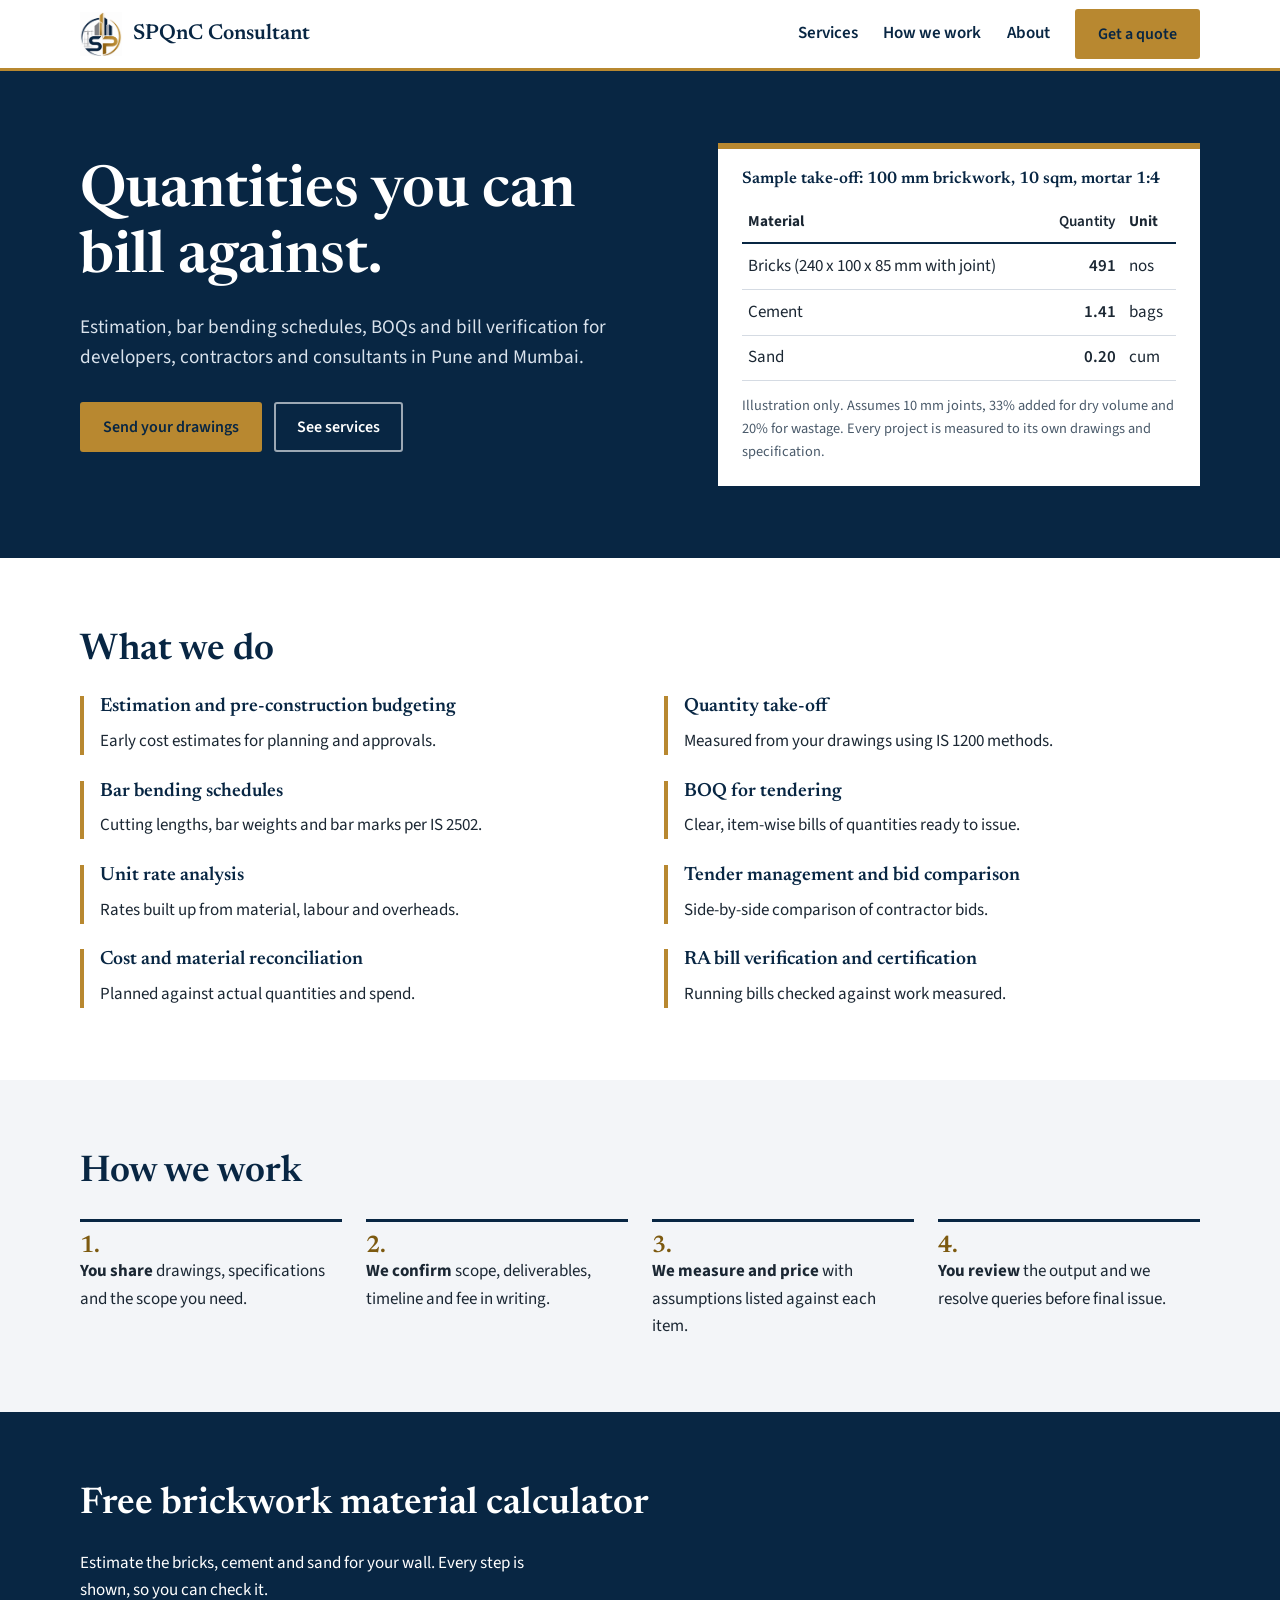
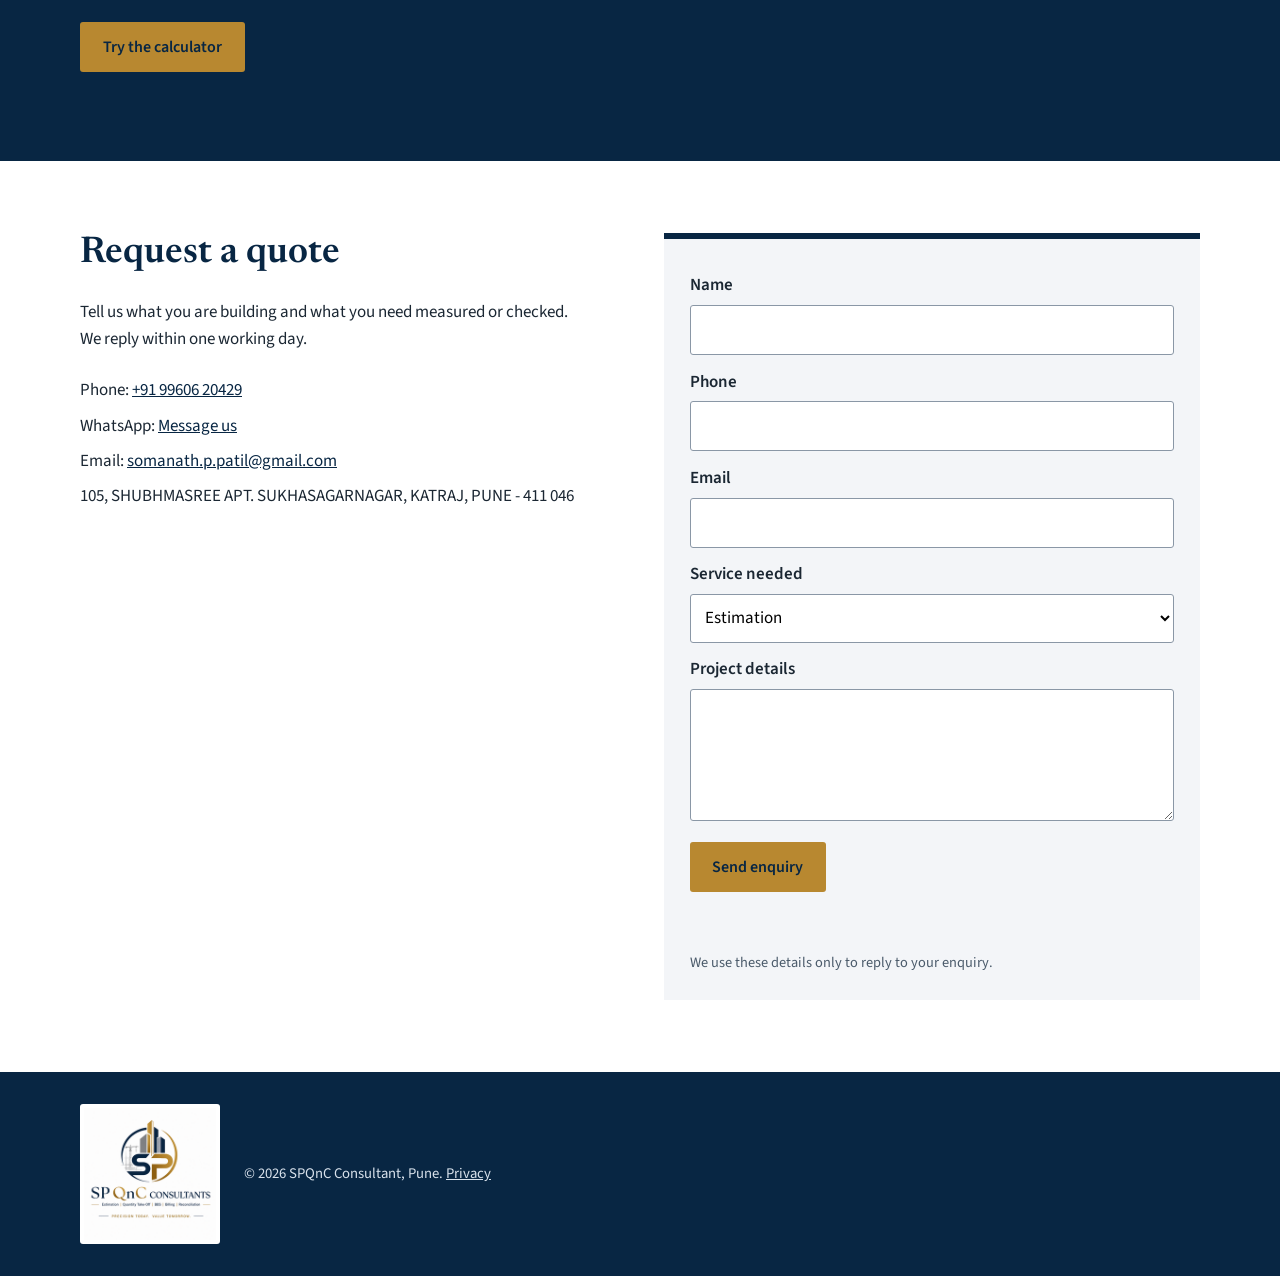
<file: public/index.html>
<!DOCTYPE html>
<html lang="en-IN">
<script type="application/ld+json">
{
   "@context": "https://schema.org",
   "@type": "ProfessionalService",
   "name": "SPQnC Consultant",
   "url": "https://spqnc-website.eroots2025.workers.dev/",
   "logo": "https://spqnc-website.eroots2025.workers.dev/assets/emblem.png",
   "description": "Construction estimation, quantity take-off, bar bending schedules, BOQ, tender comparison and RA bill verification.",
   "foundingDate": "2015",
   "address": {
     "@type": "PostalAddress",
     "addressLocality": "Pune",
     "addressRegion": "Maharashtra",
     "addressCountry": "IN"
   },
   "areaServed": ["Pune", "Mumbai"]
 }
</script>

<head>
  <meta charset="utf-8">
  <meta name="viewport" content="width=device-width, initial-scale=1">
  <!-- PLACEHOLDER: confirm brand name, then find-and-replace "SPQnC Consultant" in all files -->
  <title>SPQnC Consultant | Estimation, BOQ and Bill Verification in Pune and Mumbai</title>
  <meta name="description"
    content="Construction estimation, quantity take-off, bar bending schedules, BOQ, tender comparison and RA bill verification for developers and contractors in Pune and Mumbai.">
  <link rel="canonical" href="https://spqnc-website.eroots2025.workers.dev/">
  <meta name="theme-color" content="#082643">
  <meta property="og:type" content="website">
  <meta property="og:site_name" content="SPQnC Consultant">
  <meta property="og:title" content="SPQnC Consultant | Estimation, BOQ and Bill Verification">
  <meta property="og:description"
    content="Estimation, quantity take-off, bar bending schedules, BOQ and RA bill verification for developers and contractors in Pune and Mumbai.">
  <meta property="og:url" content="https://spqnc-website.eroots2025.workers.dev/">
  <meta property="og:image" content="https://spqnc-website.eroots2025.workers.dev/assets/og-image.png">
  <meta name="twitter:card" content="summary_large_image">
  <link rel="icon" type="image/png" href="assets/favicon.png">
  <link rel="preconnect" href="https://fonts.googleapis.com">
  <link rel="preconnect" href="https://fonts.gstatic.com" crossorigin>
  <link
    href="https://fonts.googleapis.com/css2?family=Newsreader:opsz,wght@6..72,500;6..72,600&family=Source+Sans+3:wght@400;600&display=swap"
    rel="stylesheet">
  <link rel="stylesheet" href="css/styles.css">
</head>

<body>
  <a class="skip" href="#main">Skip to content</a>

  <header class="site-header">
    <div class="wrap bar">
      <a class="brand" href="index.html" aria-label="SPQnC Consultant home">
        <img src="assets/emblem.png" alt="" width="44" height="46">
        <span>SPQnC Consultant</span>
      </a>
      <button class="menu-btn" aria-expanded="false" aria-controls="nav">Menu</button>
      <nav id="nav" class="nav" aria-label="Main">
        <a href="#services">Services</a>
        <a href="#process">How we work</a>
        <a href="about.html">About</a>
        <a href="#contact" class="btn btn-gold">Get a quote</a>
      </nav>
    </div>
  </header>

  <main id="main">

    <section class="hero">
      <div class="wrap hero-grid">
        <div>
          <h1>Quantities you can bill against.</h1>
          <p class="lead">Estimation, bar bending schedules, BOQs and bill verification for developers, contractors and
            consultants in Pune and Mumbai.</p>
          <p class="actions">
            <a class="btn btn-navy" href="#contact">Send your drawings</a>
            <a class="btn btn-line" href="#services">See services</a>
          </p>
        </div>

        <figure class="sheet" aria-label="Sample take-off">
          <figcaption>Sample take-off: 100 mm brickwork, 10 sqm, mortar 1:4</figcaption>
          <table>
            <thead>
              <tr>
                <th scope="col">Material</th>
                <th scope="col" class="num">Quantity</th>
                <th scope="col">Unit</th>
              </tr>
            </thead>
            <tbody>
              <tr>
                <td>Bricks (240 x 100 x 85 mm with joint)</td>
                <td class="num">491</td>
                <td>nos</td>
              </tr>
              <tr>
                <td>Cement</td>
                <td class="num">1.41</td>
                <td>bags</td>
              </tr>
              <tr>
                <td>Sand</td>
                <td class="num">0.20</td>
                <td>cum</td>
              </tr>
            </tbody>
          </table>
          <p class="note">Illustration only. Assumes 10 mm joints, 33% added for dry volume and 20% for wastage. Every
            project is measured to its own drawings and specification.</p>
        </figure>
      </div>
    </section>

    <section id="services" class="section">
      <div class="wrap">
        <h2>What we do</h2>
        <!-- PLACEHOLDER: client to confirm service list and wording -->
        <ul class="services">
          <li>
            <h3>Estimation and pre-construction budgeting</h3>
            <p>Early cost estimates for planning and approvals.</p>
          </li>
          <li>
            <h3>Quantity take-off</h3>
            <p>Measured from your drawings using IS 1200 methods.</p>
          </li>
          <li>
            <h3>Bar bending schedules</h3>
            <p>Cutting lengths, bar weights and bar marks per IS 2502.</p>
          </li>
          <li>
            <h3>BOQ for tendering</h3>
            <p>Clear, item-wise bills of quantities ready to issue.</p>
          </li>
          <li>
            <h3>Unit rate analysis</h3>
            <p>Rates built up from material, labour and overheads.</p>
          </li>
          <li>
            <h3>Tender management and bid comparison</h3>
            <p>Side-by-side comparison of contractor bids.</p>
          </li>
          <li>
            <h3>Cost and material reconciliation</h3>
            <p>Planned against actual quantities and spend.</p>
          </li>
          <li>
            <h3>RA bill verification and certification</h3>
            <p>Running bills checked against work measured.</p>
          </li>
        </ul>
      </div>
    </section>

    <section id="process" class="section band">
      <div class="wrap">
        <h2>How we work</h2>
        <ol class="steps">
          <li><strong>You share</strong> drawings, specifications and the scope you need.</li>
          <li><strong>We confirm</strong> scope, deliverables, timeline and fee in writing.</li>
          <li><strong>We measure and price</strong> with assumptions listed against each item.</li>
          <li><strong>You review</strong> the output and we resolve queries before final issue.</li>
        </ol>
      </div>
    </section>

    <section class="section" style="background:var(--navy);color:#fff">
      <div class="wrap">
        <h2 style="color:#fff">Free brickwork material calculator</h2>
        <p>Estimate the bricks, cement and sand for your wall. Every step is shown, so you can check it.</p>
        <p><a class="btn btn-gold" href="tools/material-analysis.html">Try the calculator</a></p>
      </div>
    </section>

    <section id="contact" class="section">
      <div class="wrap contact-grid">
        <div>
          <h2>Request a quote</h2>
          <p>Tell us what you are building and what you need measured or checked. We reply within one working day.</p>
          <!-- PLACEHOLDER: replace phone, email and WhatsApp number -->
          <ul class="contact-list">
            <li>Phone: <a href="tel:+919960620429">+91 99606 20429</a></li>
            <li>WhatsApp: <a href="https://wa.me/919960620429">Message us</a></li>
            <li>Email: <a href="mailto:somanath.p.patil@gmail.com">somanath.p.patil@gmail.com</a></li>
            <li>105, SHUBHMASREE APT. SUKHASAGARNAGAR, KATRAJ, PUNE - 411 046 </li>
          </ul>
        </div>

        <!-- PLACEHOLDER: replace YOUR_FORM_ID with the id from your form service (e.g. Formspree) -->
        <form class="form" action="https://formspree.io/f/xkjrwnez" method="post">
          <label for="name">Name</label>
          <input id="name" name="name" type="text" autocomplete="name" required>
          <label for="phone">Phone</label>
          <input id="phone" name="phone" type="tel" autocomplete="tel" required>
          <label for="email">Email</label>
          <input id="email" name="email" type="email" autocomplete="email">
          <label for="service">Service needed</label>
          <select id="service" name="service">
            <option>Estimation</option>
            <option>Quantity take-off</option>
            <option>Bar bending schedule</option>
            <option>BOQ for tender</option>
            <option>Bid comparison</option>
            <option>RA bill verification</option>
            <option>Other</option>
          </select>
          <label for="message">Project details</label>
          <textarea id="message" name="message" rows="4"></textarea>
          <input type="text" name="_gotcha" tabindex="-1" autocomplete="off" class="trap" aria-hidden="true">
          <button class="btn btn-gold" type="submit">Send enquiry</button>
          <p class="form-status" role="status" aria-live="polite"></p>
          <p class="note">We use these details only to reply to your enquiry.</p>
        </form>
      </div>
    </section>

  </main>

  <footer class="site-footer">
    <div class="wrap foot">
      <img src="assets/logo-full.png" alt="SPQnC Consultant: Precision today. Value tomorrow." width="140" height="140"
        loading="lazy">
      <p>&copy; <span id="year">2026</span> SPQnC Consultant, Pune. <a class="flink" href="privacy.html">Privacy</a></p>
    </div>
  </footer>

  <script src="js/main.js"></script>
</body>

</html>
</file>
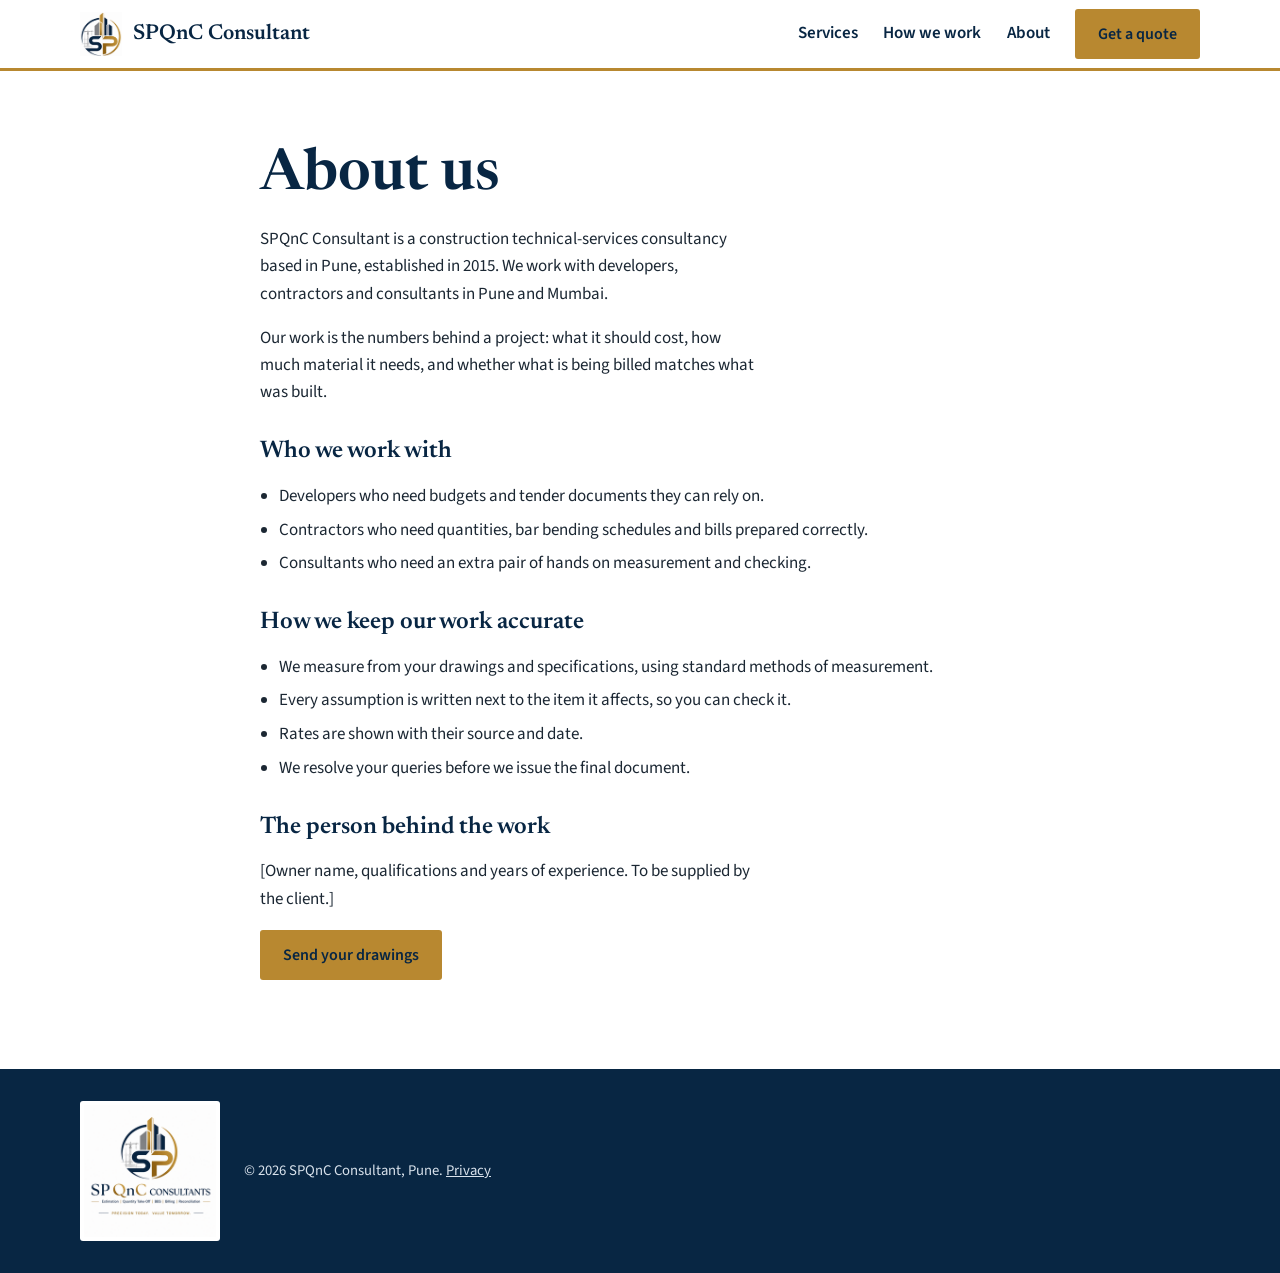
<file: public/about.html>
<!DOCTYPE html>
<html lang="en-IN">
<head>
<meta charset="utf-8">
<meta name="viewport" content="width=device-width, initial-scale=1">
<title>About SPQnC Consultant | Construction Estimation Consultants, Pune</title>
<meta name="description" content="SPQnC Consultant is a construction technical-services consultancy in Pune, established in 2015, serving developers, contractors and consultants.">
<link rel="canonical" href="https://spqnc-website.eroots2025.workers.dev/about.html">
<link rel="icon" type="image/png" href="assets/favicon.png">
<link rel="preconnect" href="https://fonts.googleapis.com">
<link rel="preconnect" href="https://fonts.gstatic.com" crossorigin>
<link href="https://fonts.googleapis.com/css2?family=Newsreader:opsz,wght@6..72,500;6..72,600&family=Source+Sans+3:wght@400;600&display=swap" rel="stylesheet">
<link rel="stylesheet" href="css/styles.css">
</head>
<body>
<a class="skip" href="#main">Skip to content</a>
<header class="site-header">
  <div class="wrap bar">
    <a class="brand" href="index.html" aria-label="SPQnC Consultant home">
      <img src="assets/emblem.png" alt="" width="44" height="46"><span>SPQnC Consultant</span>
    </a>
    <button class="menu-btn" aria-expanded="false" aria-controls="nav">Menu</button>
    <nav id="nav" class="nav" aria-label="Main">
      <a href="index.html#services">Services</a>
      <a href="index.html#process">How we work</a>
      <a href="about.html">About</a>
      <a href="index.html#contact" class="btn btn-gold">Get a quote</a>
    </nav>
  </div>
</header>
<main id="main">

<section class="section">
  <div class="wrap prose">
    <h1>About us</h1>
    <!-- PLACEHOLDER: client to confirm and rewrite all text on this page in their own words -->
    <p>SPQnC Consultant is a construction technical-services consultancy based in Pune, established in 2015. We work with developers, contractors and consultants in Pune and Mumbai.</p>
    <p>Our work is the numbers behind a project: what it should cost, how much material it needs, and whether what is being billed matches what was built.</p>

    <h2>Who we work with</h2>
    <ul>
      <li>Developers who need budgets and tender documents they can rely on.</li>
      <li>Contractors who need quantities, bar bending schedules and bills prepared correctly.</li>
      <li>Consultants who need an extra pair of hands on measurement and checking.</li>
    </ul>

    <h2>How we keep our work accurate</h2>
    <ul>
      <li>We measure from your drawings and specifications, using standard methods of measurement.</li>
      <li>Every assumption is written next to the item it affects, so you can check it.</li>
      <li>Rates are shown with their source and date.</li>
      <li>We resolve your queries before we issue the final document.</li>
    </ul>

    <h2>The person behind the work</h2>
    <p>[Owner name, qualifications and years of experience. To be supplied by the client.]</p>

    <p><a class="btn btn-gold" href="index.html#contact">Send your drawings</a></p>
  </div>
</section>
</main>
<footer class="site-footer">
  <div class="wrap foot">
    <img src="assets/logo-full.png" alt="SPQnC Consultant: Precision today. Value tomorrow." width="140" height="140" loading="lazy">
    <p>&copy; <span id="year">2026</span> SPQnC Consultant, Pune. <a class="flink" href="privacy.html">Privacy</a></p>
  </div>
</footer>
<script src="js/main.js"></script>
</body>
</html>
</file>
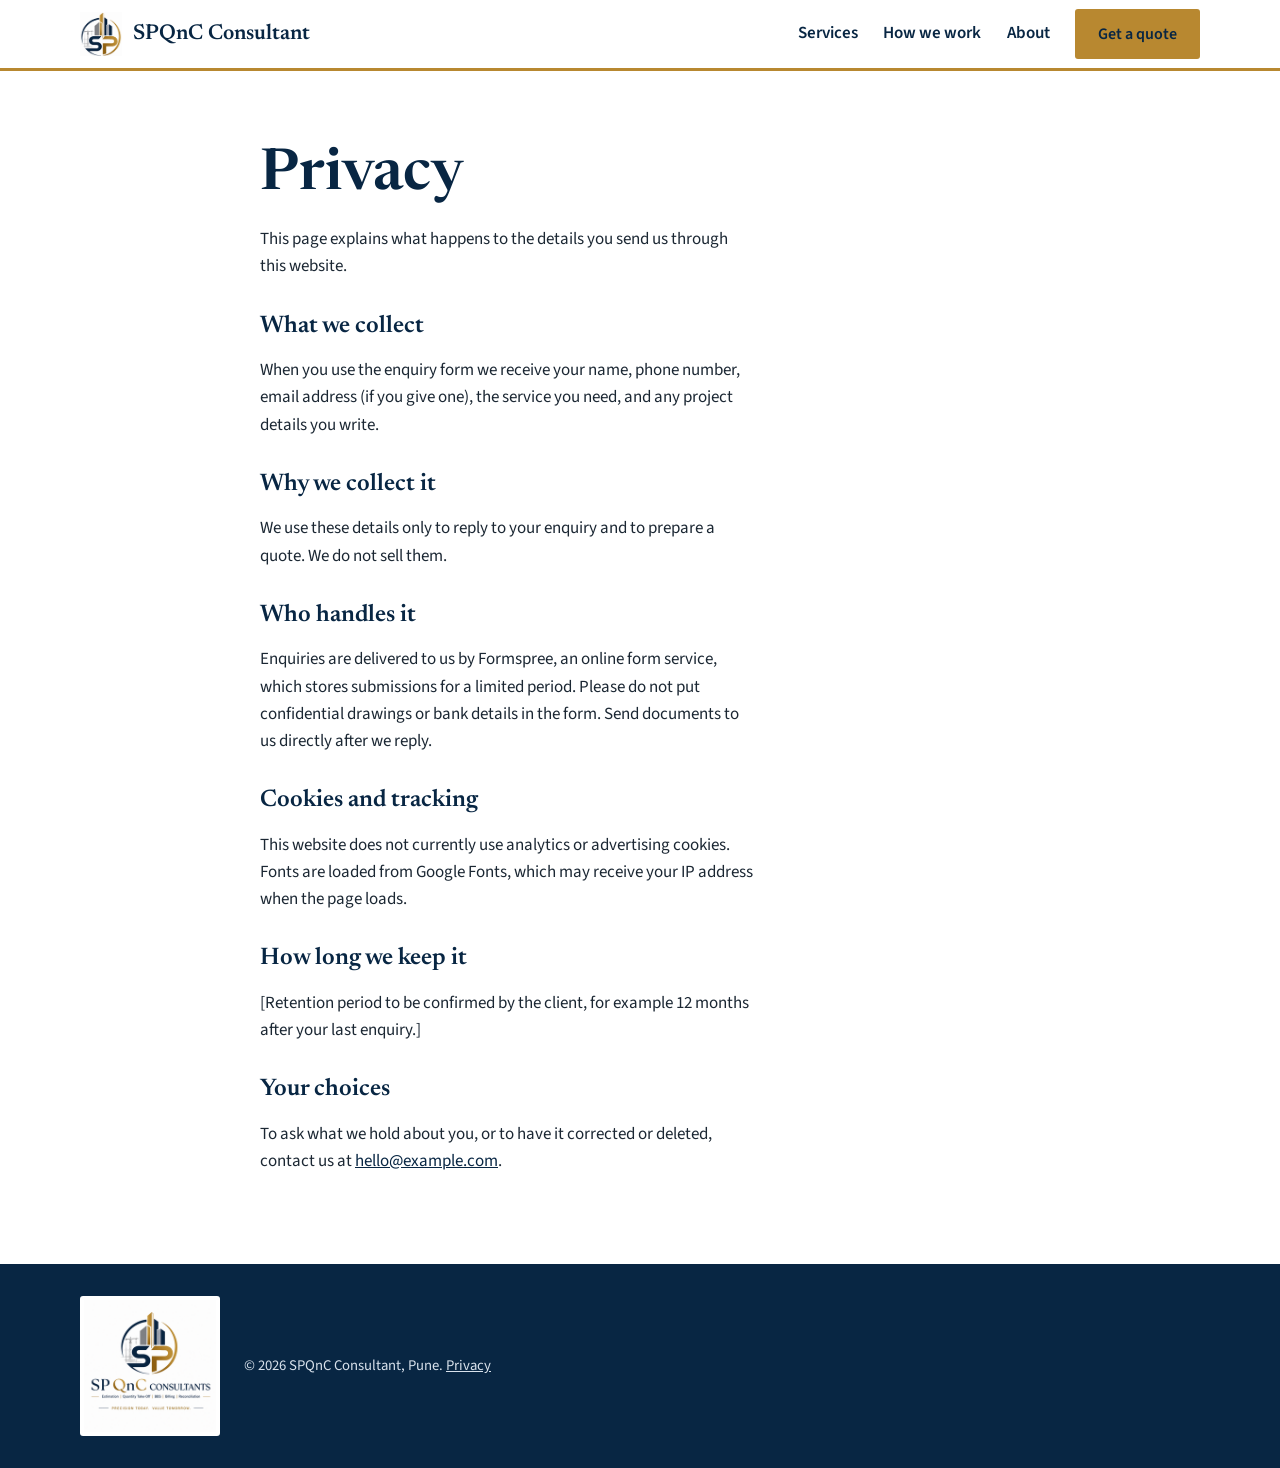
<file: public/privacy.html>
<!DOCTYPE html>
<html lang="en-IN">
<head>
<meta charset="utf-8">
<meta name="viewport" content="width=device-width, initial-scale=1">
<title>Privacy | SPQnC Consultant</title>
<meta name="description" content="How SPQnC Consultant uses the details you send through the enquiry form.">
<link rel="canonical" href="https://spqnc-website.eroots2025.workers.dev/privacy.html">
<link rel="icon" type="image/png" href="assets/favicon.png">
<link rel="preconnect" href="https://fonts.googleapis.com">
<link rel="preconnect" href="https://fonts.gstatic.com" crossorigin>
<link href="https://fonts.googleapis.com/css2?family=Newsreader:opsz,wght@6..72,500;6..72,600&family=Source+Sans+3:wght@400;600&display=swap" rel="stylesheet">
<link rel="stylesheet" href="css/styles.css">
</head>
<body>
<a class="skip" href="#main">Skip to content</a>
<header class="site-header">
  <div class="wrap bar">
    <a class="brand" href="index.html" aria-label="SPQnC Consultant home">
      <img src="assets/emblem.png" alt="" width="44" height="46"><span>SPQnC Consultant</span>
    </a>
    <button class="menu-btn" aria-expanded="false" aria-controls="nav">Menu</button>
    <nav id="nav" class="nav" aria-label="Main">
      <a href="index.html#services">Services</a>
      <a href="index.html#process">How we work</a>
      <a href="about.html">About</a>
      <a href="index.html#contact" class="btn btn-gold">Get a quote</a>
    </nav>
  </div>
</header>
<main id="main">

<section class="section">
  <div class="wrap prose">
    <h1>Privacy</h1>
    <!-- DRAFT: must be reviewed by the client and a qualified professional before launch -->
    <p>This page explains what happens to the details you send us through this website.</p>

    <h2>What we collect</h2>
    <p>When you use the enquiry form we receive your name, phone number, email address (if you give one), the service you need, and any project details you write.</p>

    <h2>Why we collect it</h2>
    <p>We use these details only to reply to your enquiry and to prepare a quote. We do not sell them.</p>

    <h2>Who handles it</h2>
    <p>Enquiries are delivered to us by Formspree, an online form service, which stores submissions for a limited period. Please do not put confidential drawings or bank details in the form. Send documents to us directly after we reply.</p>

    <h2>Cookies and tracking</h2>
    <p>This website does not currently use analytics or advertising cookies. Fonts are loaded from Google Fonts, which may receive your IP address when the page loads.</p>

    <h2>How long we keep it</h2>
    <p>[Retention period to be confirmed by the client, for example 12 months after your last enquiry.]</p>

    <h2>Your choices</h2>
    <p>To ask what we hold about you, or to have it corrected or deleted, contact us at <a href="mailto:hello@example.com">hello@example.com</a>.</p>
  </div>
</section>
</main>
<footer class="site-footer">
  <div class="wrap foot">
    <img src="assets/logo-full.png" alt="SPQnC Consultant: Precision today. Value tomorrow." width="140" height="140" loading="lazy">
    <p>&copy; <span id="year">2026</span> SPQnC Consultant, Pune. <a class="flink" href="privacy.html">Privacy</a></p>
  </div>
</footer>
<script src="js/main.js"></script>
</body>
</html>
</file>
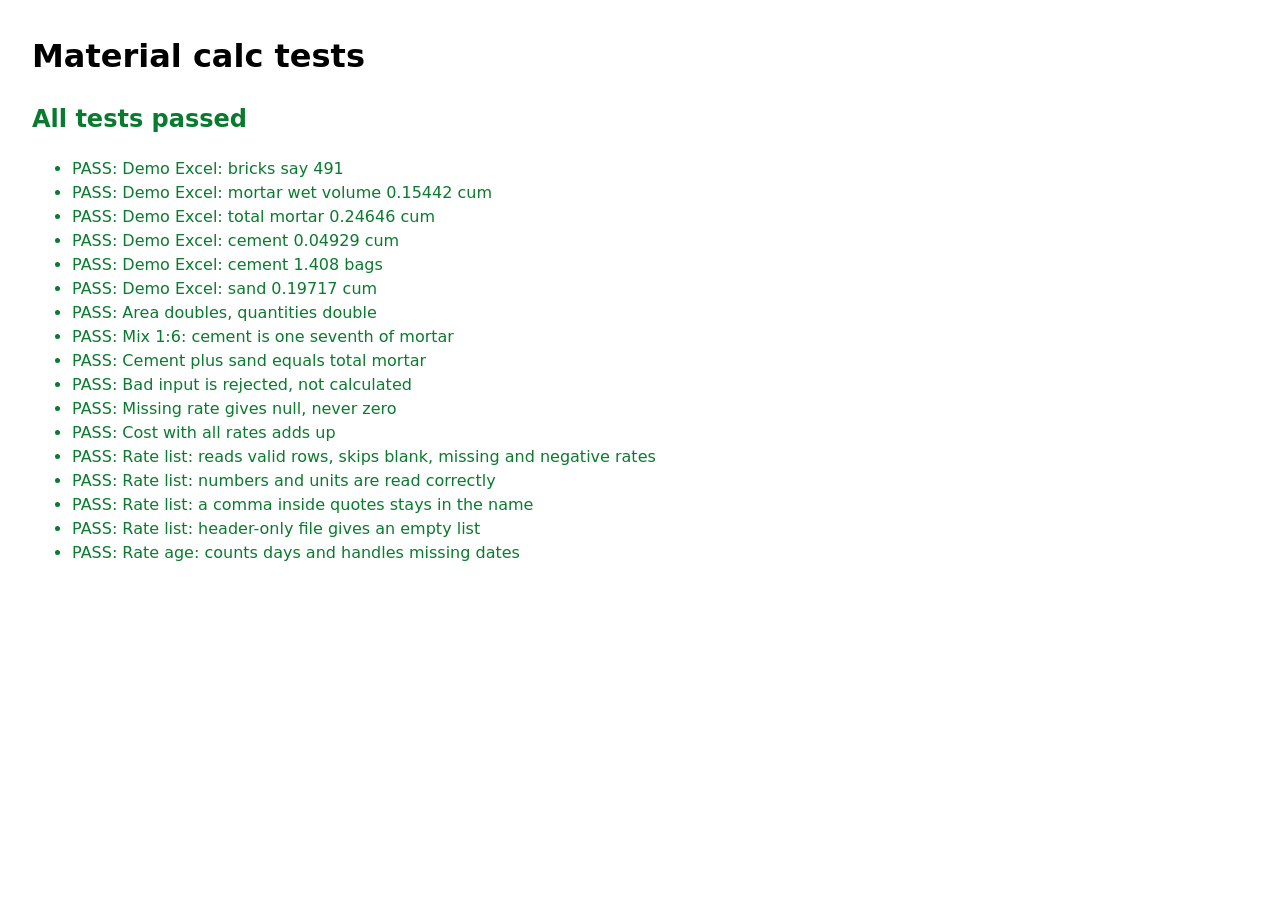
<file: tests/test.html>
<!DOCTYPE html>
<html lang="en"><head><meta charset="utf-8"><title>Calc tests</title>
<style>body{font:16px/1.5 system-ui;margin:2rem}.pass{color:#0a7a2f}.fail{color:#b00020;font-weight:700}</style></head>
<body><h1>Material calc tests</h1><ul id="out"></ul>
<script src="../public/js/calc.js"></script>
<script>
var C = window.MaterialCalc, out = document.getElementById('out'), failed = 0;
function close(a, b, tol) { return Math.abs(a - b) <= Math.abs(b) * (tol || 0.0002); }
function test(name, fn) {
  var li = document.createElement('li');
  try { fn(); li.className = 'pass'; li.textContent = 'PASS: ' + name; }
  catch (e) { failed++; li.className = 'fail'; li.textContent = 'FAIL: ' + name + ' (' + e.message + ')'; }
  out.appendChild(li);
}
function eq(cond, msg) { if (!cond) { throw new Error(msg); } }

// Expected values are the cached results in the client's Excel (Material Analysis sheet).
// The Excel types 490.19 into one formula, so the tool differs by about 0.007%. Tolerance is 0.02%.
test('Demo Excel: bricks say 491', function () { eq(C.brickwork({}).bricksSay === 491, 'got ' + C.brickwork({}).bricksSay); });
test('Demo Excel: mortar wet volume 0.15442 cum', function () { var r = C.brickwork({}); eq(close(r.mortarWet, 0.15442225), 'got ' + r.mortarWet); });
test('Demo Excel: total mortar 0.24646 cum', function () { var r = C.brickwork({}); eq(close(r.mortarTotal, 0.246457911), 'got ' + r.mortarTotal); });
test('Demo Excel: cement 0.04929 cum', function () { var r = C.brickwork({}); eq(close(r.cementCum, 0.0492915822), 'got ' + r.cementCum); });
test('Demo Excel: cement 1.408 bags', function () { var r = C.brickwork({}); eq(close(r.cementBags, 1.40833092), 'got ' + r.cementBags); });
test('Demo Excel: sand 0.19717 cum', function () { var r = C.brickwork({}); eq(close(r.sandCum, 0.1971663288), 'got ' + r.sandCum); });
test('Area doubles, quantities double', function () { var a = C.brickwork({}), b = C.brickwork({ areaSqm: 20 }); eq(close(b.cementBags, a.cementBags * 2, 1e-9), 'cement'); eq(close(b.sandCum, a.sandCum * 2, 1e-9), 'sand'); });
test('Mix 1:6: cement is one seventh of mortar', function () { var r = C.brickwork({ ratio: 6 }); eq(close(r.cementCum, r.mortarTotal / 7, 1e-9), 'cement'); });
test('Cement plus sand equals total mortar', function () { var r = C.brickwork({}); eq(close(r.cementCum + r.sandCum, r.mortarTotal, 1e-9), 'sum'); });
test('Bad input is rejected, not calculated', function () { eq(C.brickwork({ areaSqm: -5 }).ok === false, 'accepted -5'); eq(C.brickwork({ ratio: 'x' }).ok === false, 'accepted text'); });
test('Missing rate gives null, never zero', function () { var c = C.cost(C.brickwork({}), { brick: 10 }); eq(c.lines.cement.amount === null && c.total === null, 'not null'); });
test('Cost with all rates adds up', function () { var r = C.brickwork({}), c = C.cost(r, { brick: 10, cement: 400, sand: 2000 });
  eq(close(c.total, 491 * 10 + r.cementBags * 400 + r.sandCum * 2000, 1e-9), 'total ' + c.total); });

var CSV = '\uFEFFid,category,material,unit,rate,rate_date\r\nM001,Cement,Cement,bag,280,2026-11-01\r\nM003,Sand,River Sand,cum,2998.8,2026-05-01\r\nM010,Brick,"Bricks(0.23x0.1x0.075), red",nos,6.5,\r\n,,,,,\r\nM011,Brick,No rate,nos,,2026-11-01\r\nM012,Brick,Negative,nos,-4,2026-11-01\r\n';
test('Rate list: reads valid rows, skips blank, missing and negative rates', function () { var r = C.parseRates(CSV); eq(r.length === 3, 'rows ' + r.length); });
test('Rate list: numbers and units are read correctly', function () { var r = C.parseRates(CSV); eq(r[0].rate === 280 && r[0].unit === 'bag' && r[1].rate === 2998.8, 'values'); });
test('Rate list: a comma inside quotes stays in the name', function () { eq(C.parseRates(CSV)[2].material === 'Bricks(0.23x0.1x0.075), red', 'name'); });
test('Rate list: header-only file gives an empty list', function () { eq(C.parseRates('id,category,material,unit,rate,rate_date\n').length === 0, 'not empty'); eq(C.parseRates('').length === 0, 'empty text'); });
test('Rate age: counts days and handles missing dates', function () {
  var today = new Date(2026, 10, 11);
  eq(C.rateAgeDays('2026-11-01', today) === 10, 'age ' + C.rateAgeDays('2026-11-01', today));
  eq(C.rateAgeDays('2026-05-01', today) === 194, 'old ' + C.rateAgeDays('2026-05-01', today));
  eq(C.rateAgeDays('', today) === null && C.rateAgeDays('bad', today) === null, 'null');
});
var s = document.createElement('h2'); s.textContent = failed ? failed + ' test(s) failed' : 'All tests passed'; s.className = failed ? 'fail' : 'pass'; document.body.insertBefore(s, out);
</script></body></html>
</file>
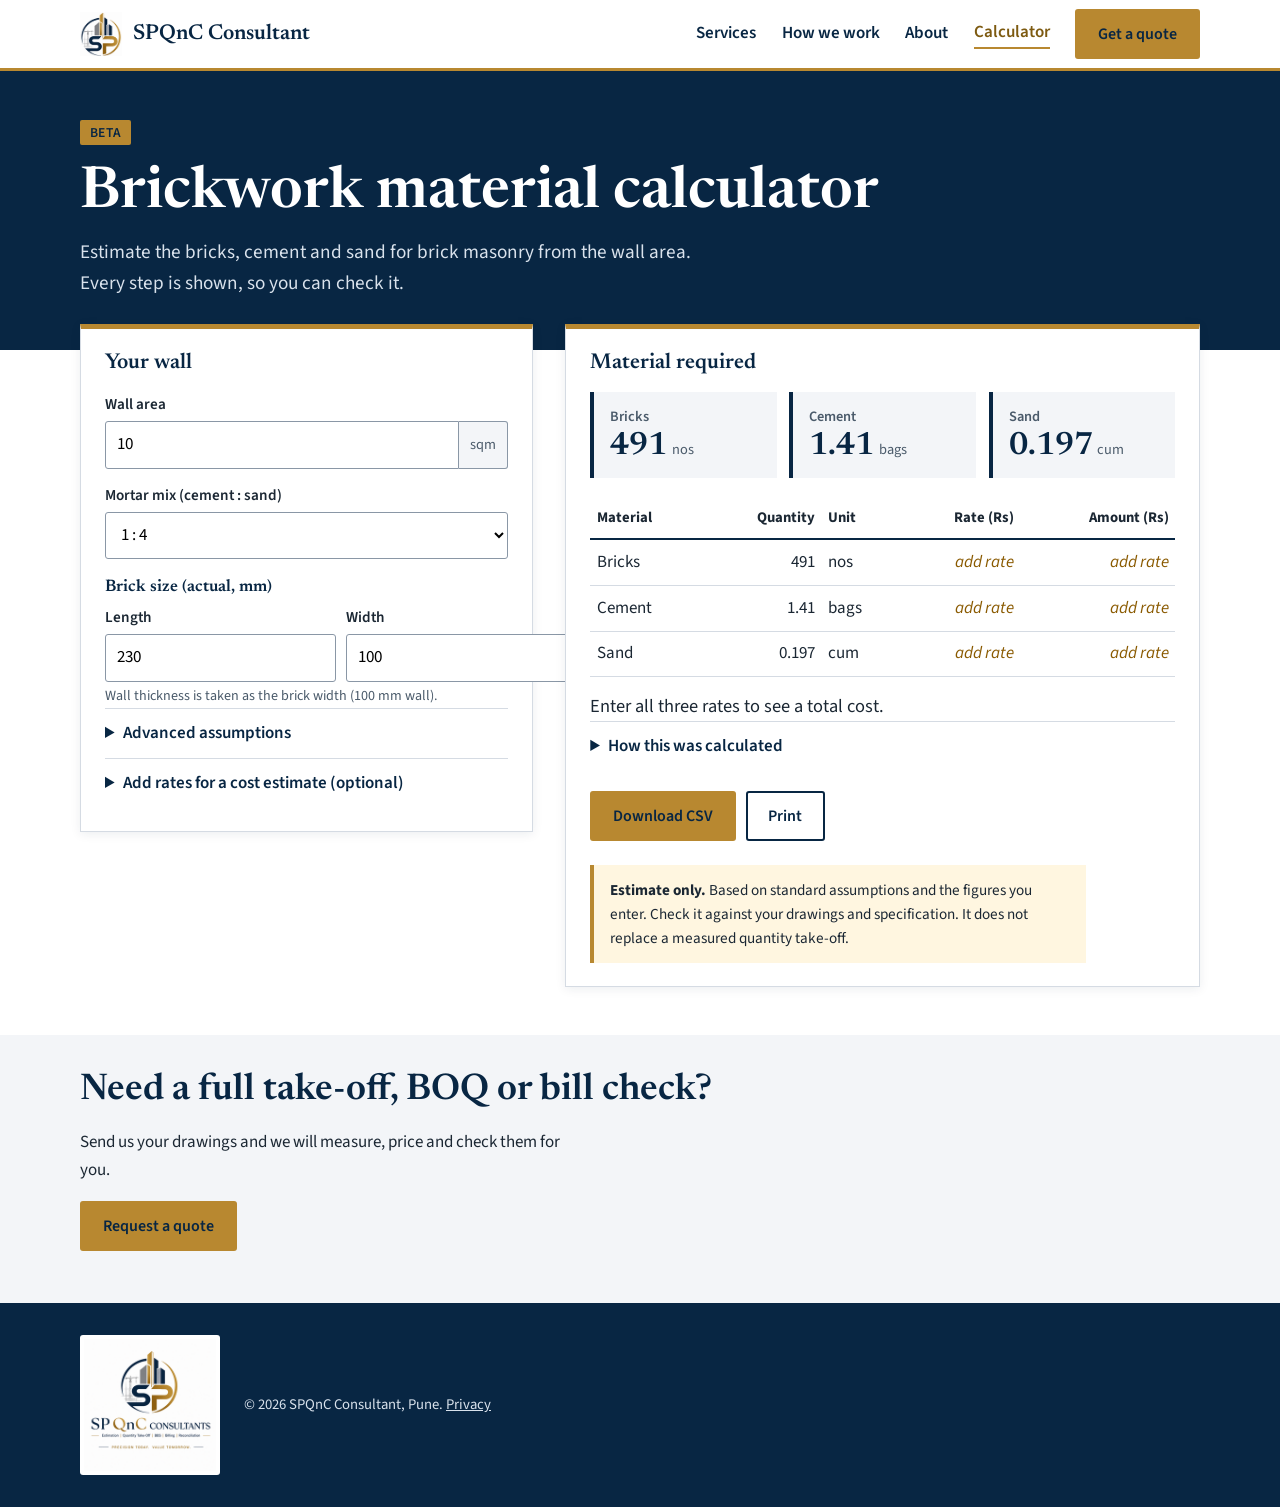
<file: public/tools/material-analysis.html>
<!DOCTYPE html>
<html lang="en-IN">
<head>
<meta charset="utf-8">
<meta name="viewport" content="width=device-width, initial-scale=1">
<title>Brickwork Material Calculator (Beta) | SPQnC Consultant</title>
<meta name="description" content="Estimate bricks, cement and sand for brickwork from wall area. Every step is shown.">
<meta name="robots" content="noindex">
<link rel="icon" type="image/png" href="../assets/favicon.png">
<link rel="preconnect" href="https://fonts.googleapis.com">
<link rel="preconnect" href="https://fonts.gstatic.com" crossorigin>
<link href="https://fonts.googleapis.com/css2?family=Newsreader:opsz,wght@6..72,500;6..72,600&family=Source+Sans+3:wght@400;600&display=swap" rel="stylesheet">
<link rel="stylesheet" href="../css/styles.css">
<link rel="stylesheet" href="../css/tool.css">
</head>
<body>
<a class="skip" href="#main">Skip to content</a>
<header class="site-header">
  <div class="wrap bar">
    <a class="brand" href="../index.html" aria-label="SPQnC Consultant home">
      <img src="../assets/emblem.png" alt="" width="44" height="46"><span>SPQnC Consultant</span>
    </a>
    <button class="menu-btn" aria-expanded="false" aria-controls="nav">Menu</button>
    <nav id="nav" class="nav" aria-label="Main">
      <a href="../index.html#services">Services</a>
      <a href="../index.html#process">How we work</a>
      <a href="../about.html">About</a>
      <a href="material-analysis.html" aria-current="page">Calculator</a>
      <a href="../index.html#contact" class="btn btn-gold">Get a quote</a>
    </nav>
  </div>
</header>

<main id="main">
<section class="page-hero">
  <div class="wrap">
    <span class="tag">Beta</span>
    <h1>Brickwork material calculator</h1>
    <p class="lead">Estimate the bricks, cement and sand for brick masonry from the wall area. Every step is shown, so you can check it.</p>
  </div>
</section>

<div class="wrap">
<div class="calc">

  <form class="card inputs" onsubmit="return false" autocomplete="off">
    <h2>Your wall</h2>
    <div class="field"><label for="areaSqm">Wall area</label>
      <div class="inp"><input id="areaSqm" type="number" step="any" min="0" value="10"><span>sqm</span></div></div>
    <div class="field"><label for="ratio">Mortar mix (cement : sand)</label>
      <div class="inp"><select id="ratio"><option value="3">1 : 3</option><option value="4" selected>1 : 4</option><option value="5">1 : 5</option><option value="6">1 : 6</option></select></div></div>

    <h3>Brick size (actual, mm)</h3>
    <div class="three">
      <div class="field"><label for="brickL">Length</label><div class="inp"><input id="brickL" type="number" step="any" min="0" value="230"></div></div>
      <div class="field"><label for="brickW">Width</label><div class="inp"><input id="brickW" type="number" step="any" min="0" value="100"></div></div>
      <div class="field"><label for="brickH">Height</label><div class="inp"><input id="brickH" type="number" step="any" min="0" value="75"></div></div>
    </div>
    <p class="hint">Wall thickness is taken as the brick width (100 mm wall).</p>

    <details>
      <summary>Advanced assumptions</summary>
      <div class="field"><label for="joint">Mortar joint</label><div class="inp"><input id="joint" type="number" step="any" min="0" value="10"><span>mm</span></div></div>
      <div class="field"><label for="dryPct">Added for dry volume of mortar</label><div class="inp"><input id="dryPct" type="number" step="any" min="0" value="33"><span>%</span></div></div>
      <div class="field"><label for="wastePct">Added for wastage and filling</label><div class="inp"><input id="wastePct" type="number" step="any" min="0" value="20"><span>%</span></div></div>
      <div class="field"><label for="bagVolume">Volume of one cement bag</label><div class="inp"><input id="bagVolume" type="number" step="any" min="0" value="0.035"><span>cum</span></div></div>
    </details>

    <details>
      <summary>Add rates for a cost estimate (optional)</summary>
      <p class="hint" id="rateInfo">Type your own rates below.</p>
      <div class="field"><label for="rBrick">Brick, per nos</label>
        <select id="pBrick" class="pick" hidden></select>
        <div class="inp"><span>Rs</span><input id="rBrick" type="number" step="any" min="0"></div><p class="rate-note" id="nBrick"></p></div>
      <div class="field"><label for="rCement">Cement, per bag</label>
        <select id="pCement" class="pick" hidden></select>
        <div class="inp"><span>Rs</span><input id="rCement" type="number" step="any" min="0"></div><p class="rate-note" id="nCement"></p></div>
      <div class="field"><label for="rSand">Sand, per cum</label>
        <select id="pSand" class="pick" hidden></select>
        <div class="inp"><span>Rs</span><input id="rSand" type="number" step="any" min="0"></div><p class="rate-note" id="nSand"></p></div>
      <p class="hint">Rates you type stay in your browser. Rates from the list are shared by the site.</p>
    </details>
  </form>

  <section class="card" aria-live="polite">
    <h2>Material required</h2>
    <p id="msg" class="err"></p>
    <div class="stats">
      <div class="stat"><span class="stat-label">Bricks</span><span class="stat-num" id="sBricks">-</span><span class="stat-unit">nos</span></div>
      <div class="stat"><span class="stat-label">Cement</span><span class="stat-num" id="sCement">-</span><span class="stat-unit">bags</span></div>
      <div class="stat"><span class="stat-label">Sand</span><span class="stat-num" id="sSand">-</span><span class="stat-unit">cum</span></div>
    </div>

    <table class="res" id="res">
      <thead><tr><th scope="col">Material</th><th scope="col" class="n">Quantity</th><th scope="col">Unit</th><th scope="col" class="n">Rate (Rs)</th><th scope="col" class="n">Amount (Rs)</th></tr></thead>
      <tbody></tbody>
    </table>
    <p class="total" id="total"></p>

    <details>
      <summary>How this was calculated</summary>
      <ol class="work" id="work"></ol>
    </details>

    <div class="row-btns">
      <button class="btn btn-gold" id="csv" type="button">Download CSV</button>
      <button class="btn btn-outline" id="print" type="button">Print</button>
    </div>
    <p class="notice"><strong>Estimate only.</strong> Based on standard assumptions and the figures you enter. Check it against your drawings and specification. It does not replace a measured quantity take-off.</p>
  </section>

</div>
</div>

<section class="cta">
  <div class="wrap">
    <h2>Need a full take-off, BOQ or bill check?</h2>
    <p>Send us your drawings and we will measure, price and check them for you.</p>
    <p><a class="btn btn-gold" href="../index.html#contact">Request a quote</a></p>
  </div>
</section>
</main>

<footer class="site-footer">
  <div class="wrap foot">
    <img src="../assets/logo-full.png" alt="SPQnC Consultant: Precision today. Value tomorrow." width="140" height="140" loading="lazy">
    <p>&copy; <span id="year">2026</span> SPQnC Consultant, Pune. <a class="flink" href="../privacy.html">Privacy</a></p>
  </div>
</footer>

<script src="../js/calc.js"></script>
<script src="../js/main.js"></script>
<script>
(function () {
  var $ = function (id) { return document.getElementById(id); };
  var num = function (id) { var v = $(id).value; return v === '' ? NaN : Number(v); };
  var fmt = function (n, d) { return n.toLocaleString('en-IN', { minimumFractionDigits: d, maximumFractionDigits: d }); };
  var rateIds = ['rBrick', 'rCement', 'rSand'], rows = [];
  var MISS = '<span class="miss">add rate</span>';

  try { rateIds.forEach(function (id) { var v = localStorage.getItem('mat_' + id); if (v) { $(id).value = v; } }); } catch (e) {}

  function run() {
    var r = MaterialCalc.brickwork({
      areaSqm: num('areaSqm'), brickL: num('brickL') / 1000, brickW: num('brickW') / 1000, brickH: num('brickH') / 1000,
      joint: num('joint') / 1000, ratio: num('ratio'), dryPct: num('dryPct'), wastePct: num('wastePct'), bagVolume: num('bagVolume')
    });
    var tb = $('res').tBodies[0]; tb.innerHTML = ''; rows = []; $('work').innerHTML = '';
    if (!r.ok) {
      $('msg').textContent = 'Please check the inputs: every field needs a valid number above zero.';
      ['sBricks', 'sCement', 'sSand'].forEach(function (id) { $(id).textContent = '-'; });
      $('total').textContent = ''; return;
    }
    $('msg').textContent = '';
    try { rateIds.forEach(function (id) { localStorage.setItem('mat_' + id, $(id).value); }); } catch (e) {}
    var c = MaterialCalc.cost(r, { brick: num('rBrick'), cement: num('rCement'), sand: num('rSand') });
    $('sBricks').textContent = fmt(r.bricksSay, 0);
    $('sCement').textContent = fmt(r.cementBags, 2);
    $('sSand').textContent = fmt(r.sandCum, 3);
    [['Bricks', r.bricksSay, 0, 'nos', c.lines.brick], ['Cement', r.cementBags, 2, 'bags', c.lines.cement], ['Sand', r.sandCum, 3, 'cum', c.lines.sand]].forEach(function (x) {
      var rate = x[4].rate === null ? MISS : fmt(x[4].rate, 2), amt = x[4].amount === null ? MISS : fmt(x[4].amount, 2);
      tb.insertAdjacentHTML('beforeend', '<tr><td>' + x[0] + '</td><td class="n">' + fmt(x[1], x[2]) + '</td><td>' + x[3] + '</td><td class="n">' + rate + '</td><td class="n">' + amt + '</td></tr>');
      rows.push([x[0], x[1].toFixed(x[2]), x[3], x[4].rate === null ? '' : x[4].rate, x[4].amount === null ? '' : x[4].amount.toFixed(2)]);
    });
    $('total').innerHTML = c.complete ? '<strong>Total material cost: Rs ' + fmt(c.total, 2) + '</strong>' : 'Enter all three rates to see a total cost.';
    var i = r.inputs, w = [
      'Bricks = area / ((length + joint) x (height + joint)) = ' + fmt(r.bricksExact, 2) + ', rounded up to ' + r.bricksSay + '.',
      'Mortar area = area - (bricks x brick face area) = ' + fmt(r.mortarArea, 4) + ' sqm.',
      'Wet mortar = mortar area x wall thickness = ' + fmt(r.mortarWet, 4) + ' cum.',
      'Add ' + i.dryPct + '% for dry volume, then ' + i.wastePct + '% for wastage = ' + fmt(r.mortarTotal, 4) + ' cum.',
      'Cement = total / (1 + ' + i.ratio + ') = ' + fmt(r.cementCum, 4) + ' cum = ' + fmt(r.cementBags, 3) + ' bags of ' + i.bagVolume + ' cum.',
      'Sand = total x ' + i.ratio + ' / (1 + ' + i.ratio + ') = ' + fmt(r.sandCum, 4) + ' cum.'
    ];
    $('work').innerHTML = w.map(function (t) { return '<li>' + t + '</li>'; }).join('');
  }

  document.querySelectorAll('.inputs input, .inputs select').forEach(function (el) { el.addEventListener('input', run); });
  $('print').addEventListener('click', function () { window.print(); });
  $('csv').addEventListener('click', function () {
    var lines = [['Material', 'Quantity', 'Unit', 'Rate', 'Amount']].concat(rows).map(function (r) { return r.join(','); });
    var a = document.createElement('a');
    a.href = URL.createObjectURL(new Blob([lines.join('\n')], { type: 'text/csv' }));
    a.download = 'material-calculation.csv'; a.click();
  });

  // Rate list: choose a material and its rate fills in. You can still type over it.
  var kinds = [
    { cat: 'brick', unit: 'nos', sel: 'pBrick', inp: 'rBrick', note: 'nBrick' },
    { cat: 'cement', unit: 'bag', sel: 'pCement', inp: 'rCement', note: 'nCement' },
    { cat: 'sand', unit: 'cum', sel: 'pSand', inp: 'rSand', note: 'nSand' }
  ];
  var STALE_DAYS = 90; // working assumption: confirm with the client

  function loadRateList() {
    fetch('../data/materials.csv', { cache: 'no-cache' })
      .then(function (res) { return res.ok ? res.text() : Promise.reject(); })
      .then(function (text) {
        var list = MaterialCalc.parseRates(text), any = false;
        kinds.forEach(function (k) {
          var items = list.filter(function (x) { return x.category.toLowerCase() === k.cat && x.unit.toLowerCase() === k.unit; });
          if (!items.length) { return; }
          any = true;
          var sel = $(k.sel);
          sel.innerHTML = '<option value="">Choose from rate list</option>' + items.map(function (x, n) {
            return '<option value="' + n + '">' + x.material + ' (Rs ' + fmt(x.rate, 2) + ')</option>'; }).join('');
          sel.hidden = false;
          sel.addEventListener('change', function () {
            var note = $(k.note);
            if (sel.value === '') { note.textContent = ''; note.className = 'rate-note'; return; }
            var x = items[Number(sel.value)], age = MaterialCalc.rateAgeDays(x.rateDate);
            $(k.inp).value = x.rate;
            if (age === null) { note.textContent = 'Rate date not recorded. Please check this rate.'; note.className = 'rate-note old'; }
            else if (age > STALE_DAYS) { note.textContent = 'Rate dated ' + x.rateDate + ' (' + age + ' days old). Please check it.'; note.className = 'rate-note old'; }
            else { note.textContent = 'Rate dated ' + x.rateDate + '.'; note.className = 'rate-note'; }
            run();
          });
          $(k.inp).addEventListener('input', function () { sel.value = ''; $(k.note).textContent = ''; });
        });
        if (any) { $('rateInfo').textContent = 'Pick a material from the rate list, or type your own rate.'; }
      }).catch(function () {});
  }
  loadRateList();
  run();
})();
</script>
</body>
</html>
</file>
<file: public/css/styles.css>
/* SPQnC Consultant: palette sampled from the logo. Confirm with client brand codes. */
:root {
  --navy: #082643;
  --navy-2: #123a63;
  --gold: #b88830;
  --gold-dark: #7d5a10;
  /* use for small gold text on white */
  --ink: #1b2733;
  --paper: #f3f5f8;
  --line: #d5dbe3;
  --white: #fff;
  --serif: "Newsreader", Georgia, "Times New Roman", serif;
  --sans: "Source Sans 3", system-ui, -apple-system, "Segoe UI", Roboto, Arial, sans-serif;
}

*,
*::before,
*::after {
  box-sizing: border-box;
}

html {
  scroll-behavior: smooth;
  scroll-padding-top: 76px;
}

body {
  margin: 0;
  font: 400 1.0625rem/1.6 var(--sans);
  color: var(--ink);
  background: var(--white);
}

img {
  max-width: 100%;
  height: auto;
}

a {
  color: var(--navy);
}

:focus-visible {
  outline: 3px solid var(--gold);
  outline-offset: 3px;
}

.wrap {
  width: min(1120px, 100% - 2.5rem);
  margin-inline: auto;
}

.skip {
  position: absolute;
  left: -999px;
  top: 0;
  background: var(--white);
  padding: .5rem 1rem;
  z-index: 20;
}

.skip:focus {
  left: 0;
}

h1,
h2,
h3 {
  font-family: var(--serif);
  color: var(--navy);
  line-height: 1.15;
  margin: 0 0 .6rem;
}

h1 {
  font-size: clamp(2.2rem, 5vw, 3.6rem);
  font-weight: 600;
}

h2 {
  font-size: clamp(1.7rem, 3vw, 2.3rem);
  font-weight: 600;
  margin-bottom: 1.5rem;
}

h3 {
  font-size: 1.2rem;
  font-weight: 600;
}

p {
  max-width: 62ch;
}

/* Buttons */
.btn {
  display: inline-block;
  padding: .75rem 1.3rem;
  font: 600 1rem var(--sans);
  text-decoration: none;
  border: 2px solid transparent;
  border-radius: 3px;
  cursor: pointer;
}

.btn-gold {
  background: var(--gold);
  color: var(--navy);
}

.btn-gold:hover {
  background: #c99a3f;
}

.btn-navy {
  background: var(--gold);
  color: var(--navy);
}

.btn-line {
  border-color: rgba(255, 255, 255, .6);
  color: var(--white);
}

.btn-line:hover {
  background: rgba(255, 255, 255, .1);
}

/* Header */
.site-header {
  position: sticky;
  top: 0;
  z-index: 10;
  background: var(--white);
  border-bottom: 3px solid var(--gold);
}

.bar {
  display: flex;
  align-items: center;
  justify-content: space-between;
  min-height: 68px;
  gap: 1rem;
}

.brand {
  display: flex;
  align-items: center;
  gap: .7rem;
  text-decoration: none;
  font: 600 1.35rem var(--serif);
  color: var(--navy);
}

.brand img {
  height: 44px;
  width: auto;
}

.nav {
  display: flex;
  align-items: center;
  gap: 1.6rem;
}

.nav a:not(.btn) {
  text-decoration: none;
  font-weight: 600;
}

.nav a:not(.btn):hover {
  color: var(--gold-dark);
}

.menu-btn {
  display: none;
  background: none;
  border: 2px solid var(--navy);
  color: var(--navy);
  font: 600 1rem var(--sans);
  padding: .4rem .9rem;
  border-radius: 3px;
}

/* Hero */
.hero {
  background: var(--navy);
  color: var(--white);
  padding: 4.5rem 0;
}

.hero h1 {
  color: var(--white);
}

.hero-grid {
  display: grid;
  grid-template-columns: 1.1fr .9fr;
  gap: 3rem;
  align-items: center;
}

.lead {
  font-size: 1.2rem;
  color: #d9e2ec;
}

.actions {
  display: flex;
  flex-wrap: wrap;
  gap: .8rem;
  margin-top: 1.8rem;
}

/* Sample take-off sheet: the one memorable element */
.sheet {
  margin: 0;
  background: var(--white);
  color: var(--ink);
  padding: 1.4rem 1.5rem;
  border-top: 6px solid var(--gold);
}

.sheet figcaption {
  font: 600 1.05rem var(--serif);
  color: var(--navy);
  margin-bottom: .8rem;
}

.sheet table {
  width: 100%;
  border-collapse: collapse;
}

.sheet th,
.sheet td {
  text-align: left;
  padding: .55rem .4rem;
  border-bottom: 1px solid var(--line);
}

.sheet th {
  border-bottom: 2px solid var(--navy);
  font-size: .95rem;
}

.sheet .num {
  text-align: right;
  font-variant-numeric: tabular-nums;
  font-weight: 600;
}

.note {
  font-size: .9rem;
  color: #4a5a6a;
  margin: .8rem 0 0;
}

/* Sections */
.section {
  padding: 4.5rem 0;
}

.band {
  background: var(--paper);
}

.services {
  list-style: none;
  margin: 0;
  padding: 0;
  display: grid;
  grid-template-columns: repeat(2, 1fr);
  gap: 1.6rem 3rem;
}

.services li {
  border-left: 4px solid var(--gold);
  padding-left: 1rem;
}

.services p {
  margin: 0;
}

.steps {
  margin: 0;
  padding: 0;
  list-style: none;
  counter-reset: s;
  display: grid;
  grid-template-columns: repeat(4, 1fr);
  gap: 1.5rem;
}

.steps li {
  counter-increment: s;
  border-top: 3px solid var(--navy);
  padding-top: .8rem;
}

.steps li::before {
  content: counter(s) ".";
  display: block;
  font: 600 1.5rem var(--serif);
  color: var(--gold-dark);
}

/* Contact */
.contact-grid {
  display: grid;
  grid-template-columns: 1fr 1fr;
  gap: 3rem;
}

.contact-list {
  list-style: none;
  padding: 0;
  margin: 1.5rem 0 0;
}

.contact-list li {
  margin-bottom: .5rem;
}

.form {
  display: grid;
  gap: .35rem;
  background: var(--paper);
  padding: 1.6rem;
  border-top: 6px solid var(--navy);
}

.form label {
  font-weight: 600;
  margin-top: .5rem;
}

.form input,
.form select,
.form textarea {
  font: inherit;
  padding: .65rem;
  border: 1px solid #8a97a6;
  border-radius: 3px;
  background: var(--white);
  width: 100%;
}

.form .btn {
  margin-top: 1rem;
  justify-self: start;
}

.trap {
  position: absolute;
  left: -9999px;
}

/* Footer */
.site-footer {
  background: var(--navy);
  color: #d9e2ec;
  padding: 2rem 0;
}

.foot {
  display: flex;
  align-items: center;
  gap: 1.5rem;
}

.foot img {
  background: var(--white);
  padding: 4px;
  border-radius: 3px;
}

.foot p {
  margin: 0;
  font-size: .92rem;
}

/* Mobile */
@media (max-width: 800px) {

  .hero-grid,
  .contact-grid,
  .services {
    grid-template-columns: 1fr;
  }

  .steps {
    grid-template-columns: 1fr 1fr;
  }

  .hero,
  .section {
    padding: 3rem 0;
  }

  .menu-btn {
    display: inline-block;
  }

  .nav {
    display: none;
    position: absolute;
    top: 100%;
    left: 0;
    right: 0;
    background: var(--white);
    flex-direction: column;
    align-items: flex-start;
    padding: 1rem 1.25rem 1.5rem;
    border-bottom: 3px solid var(--gold);
  }

  .nav.open {
    display: flex;
  }

  .foot {
    flex-direction: column;
    align-items: flex-start;
  }
}

@media (max-width: 480px) {
  .steps {
    grid-template-columns: 1fr;
  }

  .brand {
    font-size: 1.15rem;
  }
}

@media (prefers-reduced-motion: reduce) {
  html {
    scroll-behavior: auto;
  }
}

/* Text pages (About, Privacy, 404) */
.prose {
  max-width: 760px;
}

.prose h1 {
  margin-bottom: 1rem;
}

.prose h2 {
  font-size: 1.5rem;
  margin: 2rem 0 .6rem;
}

.prose ul {
  padding-left: 1.2rem;
}

.prose li {
  margin-bottom: .4rem;
}

.flink {
  color: #d9e2ec;
}

.form-status {
  min-height: 1.5em;
  margin: 0.6rem 0 0;
  font-weight: 600;
  color: var(--navy);
}
</file>
<file: public/css/tool.css>
/* Styles for the calculator page only. Loaded after styles.css. */
.nav a[aria-current="page"] { color: var(--gold-dark); border-bottom: 2px solid var(--gold); }

.page-hero { background: var(--navy); color: var(--white); padding: 3rem 0 3.2rem; }
.page-hero h1 { color: var(--white); margin-bottom: .6rem; }
.page-hero .lead { margin: 0; }
.tag { display: inline-block; font: 600 .85rem var(--sans); letter-spacing: .06em; text-transform: uppercase; color: var(--navy); background: var(--gold); padding: .2rem .6rem; border-radius: 2px; margin-bottom: 1rem; }

.calc { display: grid; grid-template-columns: minmax(0, 5fr) minmax(0, 7fr); gap: 2rem; margin-top: -1.6rem; align-items: start; }
.card { background: var(--white); border: 1px solid var(--line); border-top: 5px solid var(--gold); padding: 1.4rem 1.5rem; box-shadow: 0 2px 10px rgba(8, 38, 67, .08); }
.card h2 { font-size: 1.35rem; margin-bottom: 1rem; }
.card h3 { font-size: 1.05rem; margin: 1.2rem 0 .5rem; }

.field { display: grid; gap: .25rem; margin-bottom: .9rem; }
.field > label { font-weight: 600; font-size: .95rem; }
.inp { display: flex; align-items: stretch; }
.inp input, .inp select { flex: 1; min-width: 0; font: inherit; padding: .6rem .7rem; border: 1px solid #8a97a6; border-radius: 3px; background: var(--white); }
.inp span { display: flex; align-items: center; padding: 0 .7rem; background: var(--paper); border: 1px solid #8a97a6; border-left: 0; border-radius: 0 3px 3px 0; font-size: .9rem; color: #4a5a6a; }
.inp span + input { border-radius: 3px 0 0 3px; }
.inp input:has(+ span) { border-radius: 3px 0 0 3px; }
.three { display: grid; grid-template-columns: repeat(3, 1fr); gap: .6rem; }
.three .field { margin-bottom: 0; }

details { border-top: 1px solid var(--line); padding: .7rem 0; }
details summary { cursor: pointer; font-weight: 600; color: var(--navy); }
details[open] summary { margin-bottom: .8rem; }
.hint { font-size: .88rem; color: #4a5a6a; margin: .2rem 0 0; }

.stats { display: grid; grid-template-columns: repeat(3, 1fr); gap: .8rem; margin-bottom: 1.2rem; }
.stat { background: var(--paper); border-left: 4px solid var(--navy); padding: .8rem 1rem; }
.stat-label { display: block; font-size: .9rem; font-weight: 600; color: #4a5a6a; }
.stat-num { font: 600 2rem/1.15 var(--serif); color: var(--navy); font-variant-numeric: tabular-nums; }
.stat-unit { font-size: .9rem; color: #4a5a6a; margin-left: .3rem; }

.res { width: 100%; border-collapse: collapse; }
.res th, .res td { padding: .55rem .4rem; border-bottom: 1px solid var(--line); text-align: left; }
.res th { border-bottom: 2px solid var(--navy); font-size: .92rem; }
.res .n { text-align: right; font-variant-numeric: tabular-nums; }
.miss { color: #8a5a00; font-style: italic; }
.total { font-size: 1.15rem; margin: .9rem 0 0; }
.work { padding-left: 1.2rem; margin: 0; }
.work li { margin-bottom: .35rem; }
.err { color: #b00020; font-weight: 600; margin: 0 0 1rem; }
.notice { background: #fff6e0; border-left: 4px solid var(--gold); padding: .8rem 1rem; margin: 1.5rem 0 0; font-size: .95rem; }
.row-btns { display: flex; gap: .6rem; flex-wrap: wrap; margin-top: 1.2rem; }
.btn-outline { border-color: var(--navy); color: var(--navy); background: transparent; }
.btn-outline:hover { background: var(--paper); }
.cta { background: var(--paper); margin-top: 3rem; padding: 2.2rem 0; }
.cta h2 { margin-bottom: .5rem; }

@media (max-width: 860px) {
  .calc { grid-template-columns: 1fr; margin-top: -1rem; }
  .stats { grid-template-columns: 1fr; }
}
@media print {
  .site-header, .site-footer, .inputs, .row-btns, .cta, .page-hero .lead { display: none; }
  .page-hero { background: none; color: #000; padding: 0; }
  .page-hero h1 { color: #000; }
  .calc { display: block; margin: 0; }
  .card { box-shadow: none; border: 0; }
}

.pick { width: 100%; font: inherit; padding: .55rem .6rem; border: 1px solid #8a97a6; border-radius: 3px; background: var(--white); margin-bottom: .35rem; }
.rate-note { font-size: .85rem; color: #4a5a6a; margin: .25rem 0 0; min-height: 1.2em; }
.rate-note.old { color: #8a5a00; font-weight: 600; }
</file>
